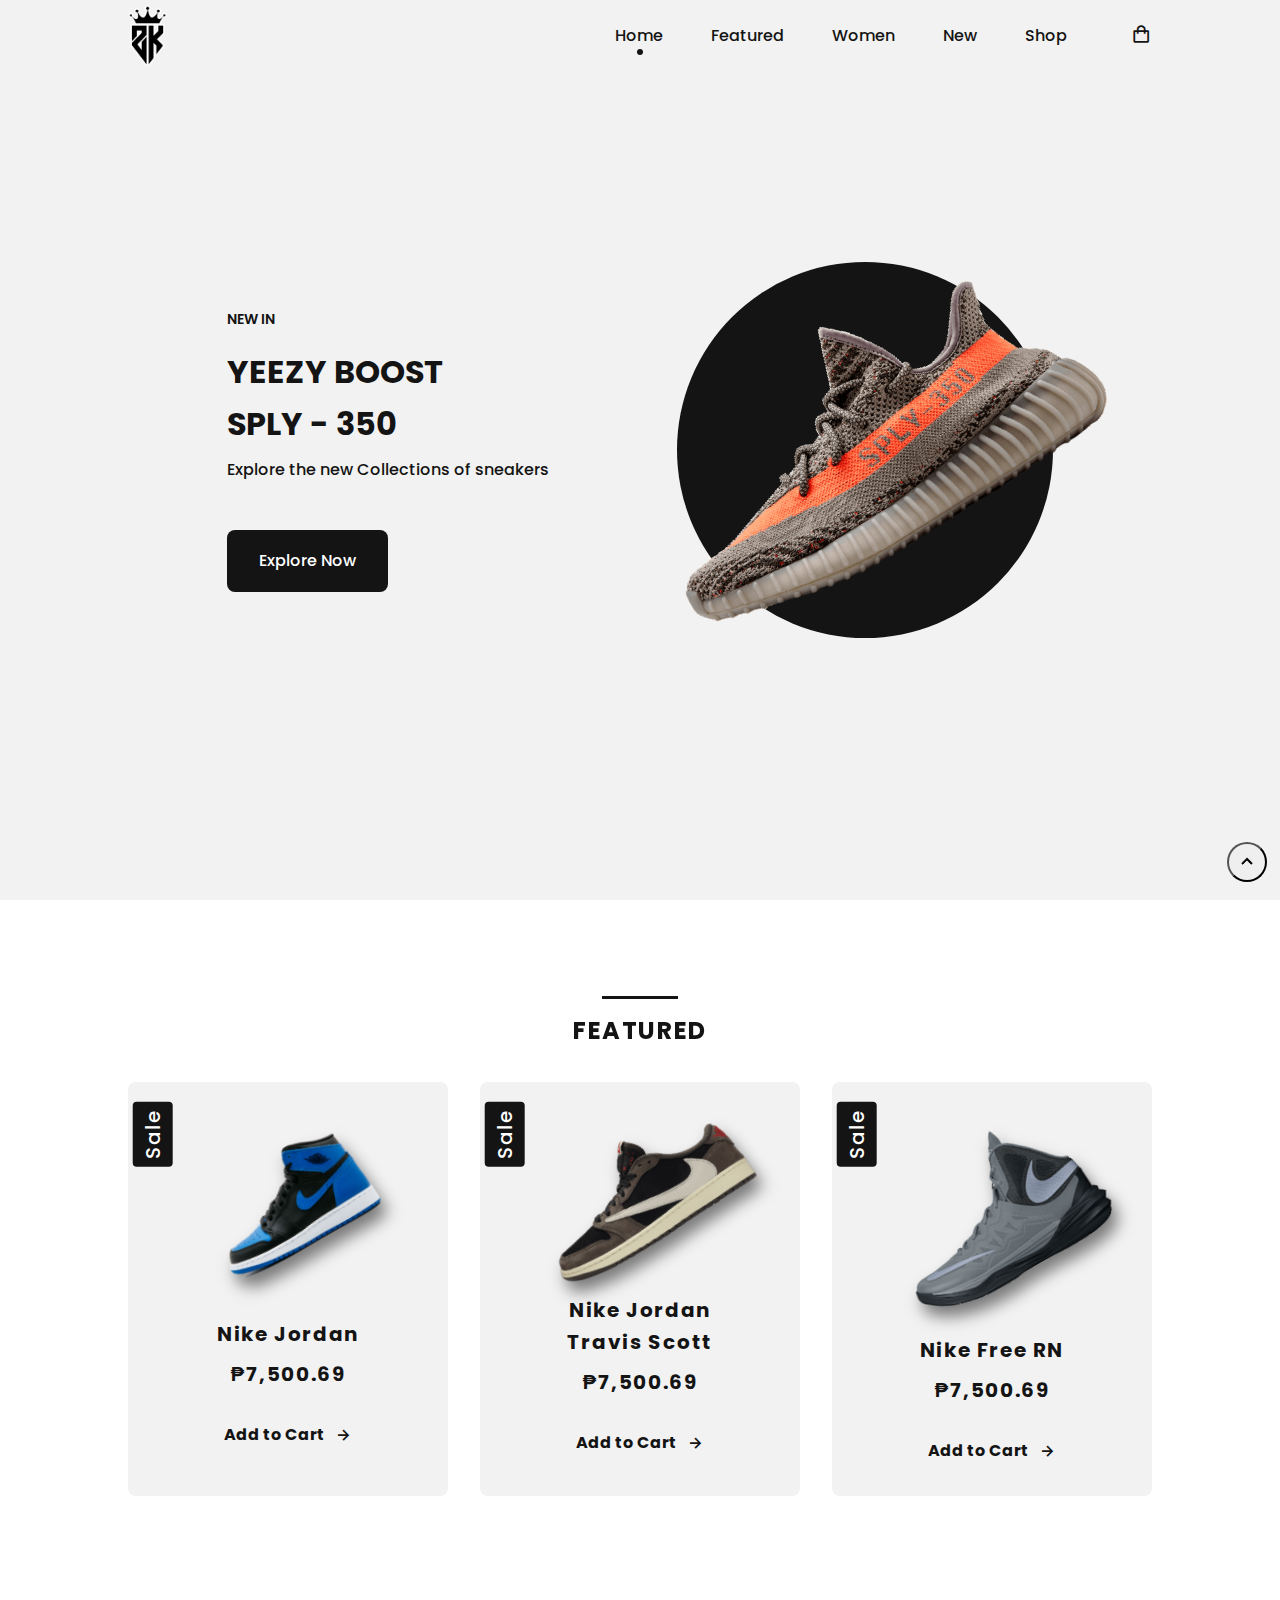
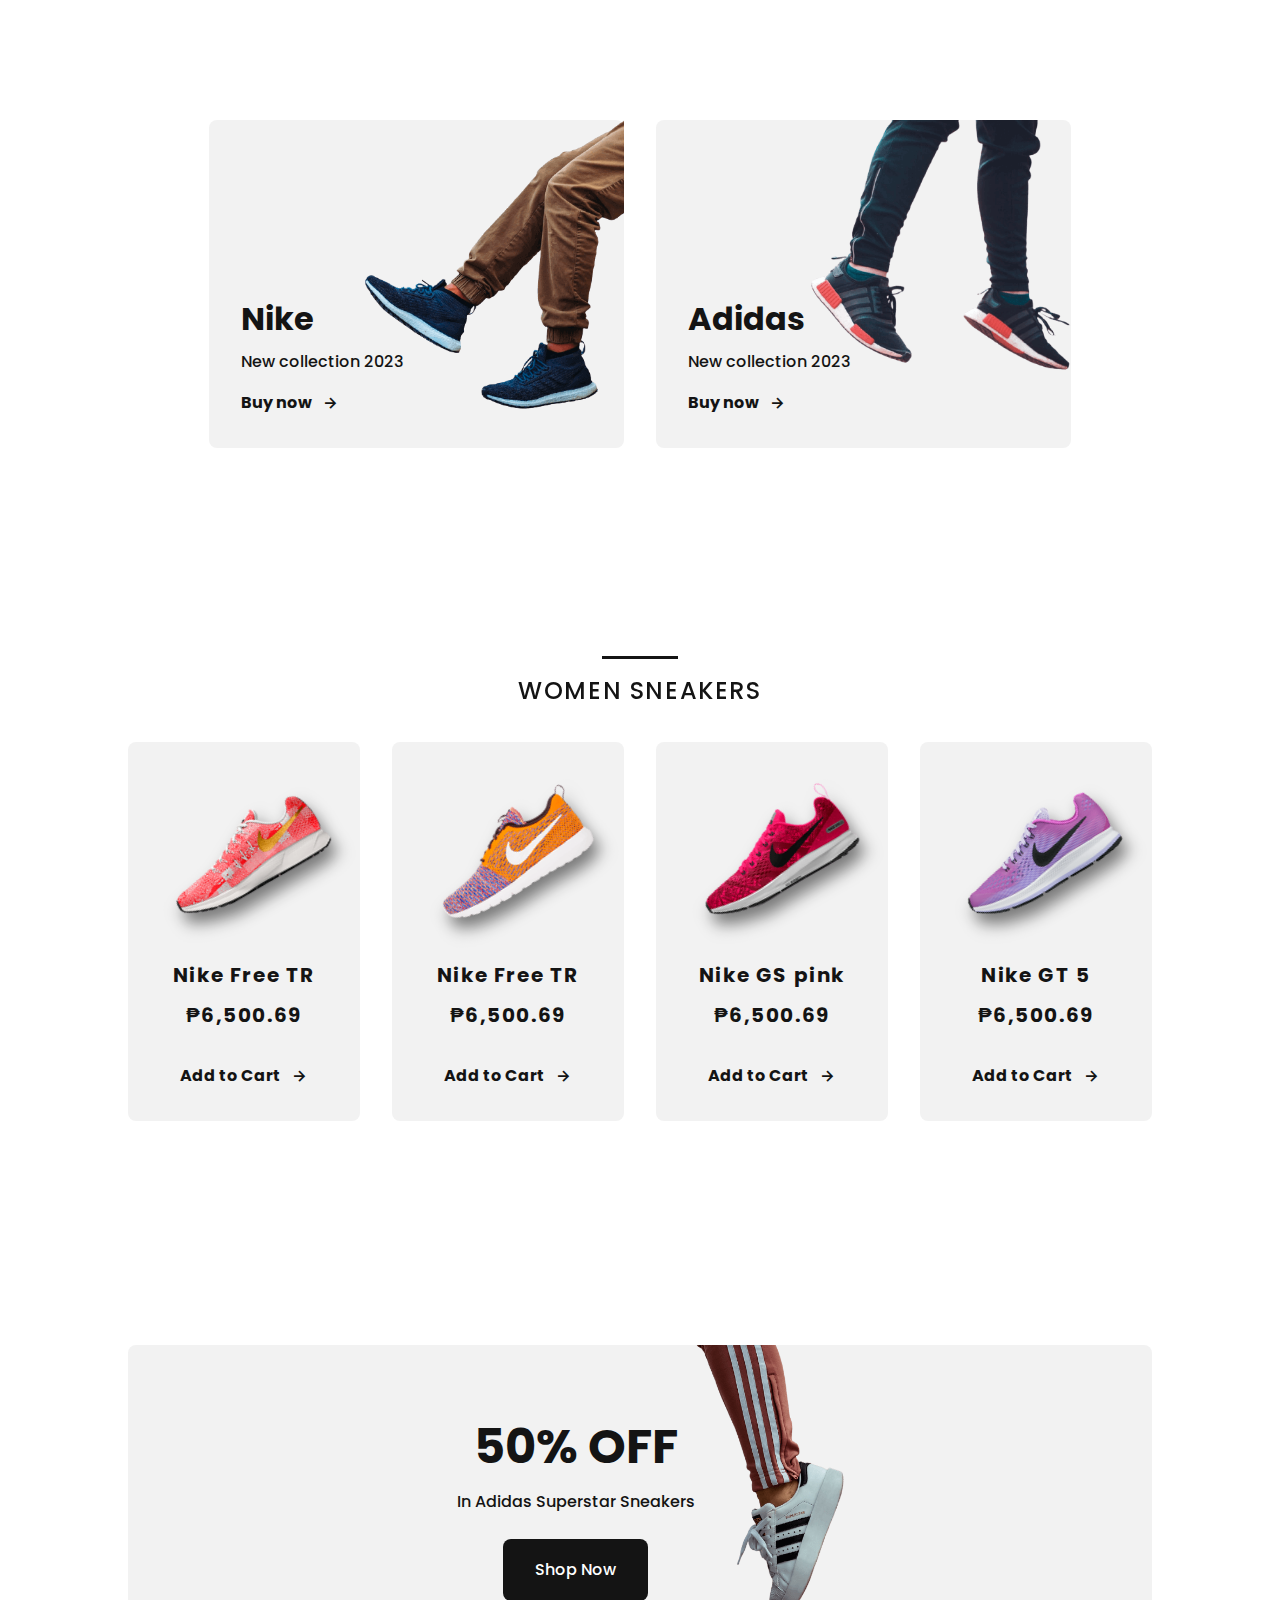
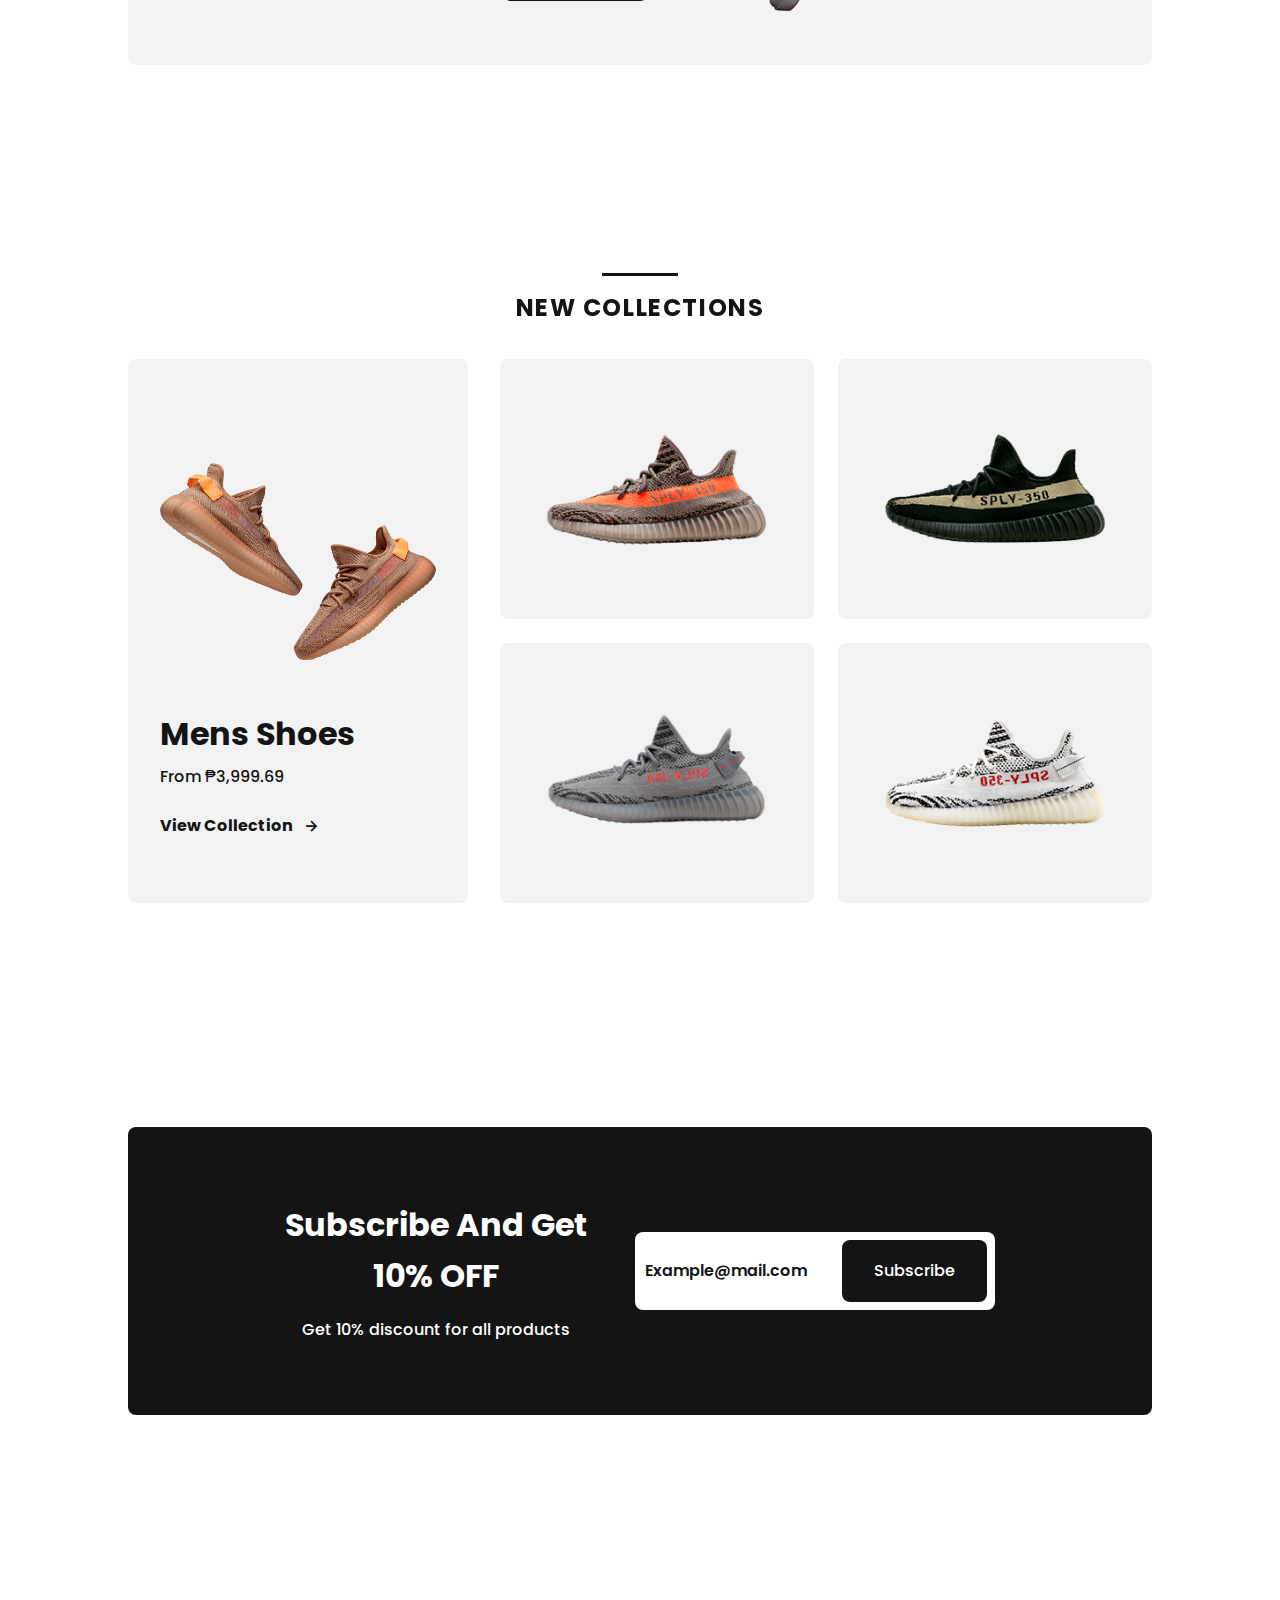
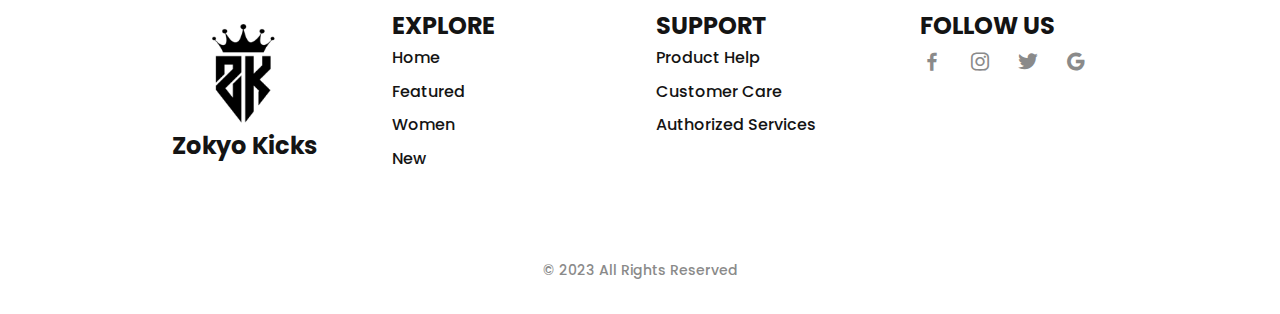
<file: index.html>
<!DOCTYPE html>
<html lang="en">
  <head>
    <meta charset="UTF-8" />
    <meta name="viewport" content="width=device-width, initial-scale=1.0" />

    <!--CSS-->
    <link rel="stylesheet" href="assets/css/style.css" />

    <!--Boxicons-->
    <link rel="shortcut icon" href="logo.png" type="image/x-icon" />
    <link
      rel="stylesheet"
      href="https://cdn.jsdelivr.net/npm/boxicons@2.0.5/css/boxicons.min.css"
    />

    <title>Zokyo Kicks</title>
  </head>
  <body>
    <!-- Arrow to top -->
    <button id="goToTop" onclick="topFunction()">
      <img
        alt="Arrow to top"
        src="[data-uri]"
      />
    </button>
    <!--HEADER-->
    <header class="l-header" id="header">
      <nav class="nav bd-grid">
        <div class="nav__toggle" id="nav-toggle">
          <i class="bx bxs-grid"></i>
        </div>

        <a href="#" class="nav__logo"><img src="logo.png" alt="" /></a>

        <div class="nav__menu" id="nav-menu">
          <ul class="nav__list">
            <li class="nav__item">
              <a href="#home" class="nav__link active">Home</a>
            </li>

            <li class="nav__item">
              <a href="#featured" class="nav__link">Featured</a>
            </li>

            <li class="nav__item">
              <a href="#women" class="nav__link">Women</a>
            </li>

            <li class="nav__item">
              <a href="#new" class="nav__link">New</a>
            </li>

            <li class="nav__item">
              <a href="./shop.html" class="nav__link">Shop</a>
            </li>
          </ul>
        </div>

        <div class="nav__shop">
          <i class="bx bx-shopping-bag"></i>
        </div>
      </nav>
    </header>

    <!--MAIN-->
    <main class="l-main">
      <!--Home-->
      <section class="home" id="home">
        <div class="home__container bd-grid">
          <div class="home__hero">
            <div class="home__shape"></div>
            <img src="assets/img/imghome.png" alt="sneaker" class="home__img" />
          </div>

          <div class="home__data">
            <span class="home__new">New in</span>
            <h1 class="home__title">
              YEEZY BOOST <br />
              SPLY - 350
            </h1>
            <p class="home__description">
              Explore the new Collections of sneakers
            </p>
            <a href="./details.html" class="btn">Explore Now</a>
          </div>
        </div>
      </section>

      <!--Featured-->
      <section class="featured section" id="featured">
        <h2 class="section-title">Featured</h2>

        <div class="featured__container bd-grid">
          <article class="sneaker">
            <div class="sneaker__sale">Sale</div>
            <img
              src="assets/img/featured1.png"
              alt="featured1"
              class="sneaker__img"
            />
            <span class="sneaker__name">Nike Jordan</span>
            <span class="sneaker__price">₱7,500.69</span>
            <a href="#" class="btn-light"
              >Add to Cart <i class="bx bx-right-arrow-alt btn-icon"></i
            ></a>
          </article>

          <article class="sneaker">
            <div class="sneaker__sale">Sale</div>
            <img
              src="assets/img/featured2.png"
              alt="featured2"
              class="sneaker__img"
            />
            <span class="sneaker__name" style="text-align: center"
              >Nike Jordan <br />
              Travis Scott</span
            >
            <span class="sneaker__price">₱7,500.69</span>
            <a href="#" class="btn-light"
              >Add to Cart <i class="bx bx-right-arrow-alt btn-icon"></i
            ></a>
          </article>

          <article class="sneaker">
            <div class="sneaker__sale">Sale</div>
            <img
              src="assets/img/featured3.png"
              alt="featured3"
              class="sneaker__img"
            />
            <span class="sneaker__name">Nike Free RN</span>
            <span class="sneaker__price">₱7,500.69</span>
            <a href="#" class="btn-light"
              >Add to Cart <i class="bx bx-right-arrow-alt btn-icon"></i
            ></a>
          </article>
        </div>
      </section>

      <!--Collections-->
      <section class="collection section">
        <div class="collection__container bd-grid">
          <div class="collection__card">
            <div class="collection__data">
              <h3 class="collection__name">Nike</h3>
              <p class="collection__description">New collection 2023</p>
              <a href="#" class="btn-light"
                >Buy now <i class="bx bx-right-arrow-alt btn-icon"></i
              ></a>
            </div>

            <img
              src="assets/img/collection1.png"
              alt="collection1"
              class="collection__img"
            />
          </div>

          <div class="collection__card">
            <div class="collection__data">
              <h3 class="collection__name">Adidas</h3>
              <p class="collection__description">New collection 2023</p>
              <a href="#" class="btn-light"
                >Buy now <i class="bx bx-right-arrow-alt btn-icon"></i
              ></a>
            </div>

            <img
              src="assets/img/collection2.png"
              alt="collection2"
              class="collection__img"
            />
          </div>
        </div>
      </section>

      <!--Women-->
      <section class="women section" id="women">
        <div class="section-title">WOMEN SNEAKERS</div>

        <div class="women__container bd-grid">
          <article class="sneaker">
            <img
              src="assets/img/women1.png"
              alt="women1"
              class="sneaker__img"
            />
            <span class="sneaker__name">Nike Free TR</span>
            <span class="sneaker__price">₱6,500.69</span>
            <a href="#" class="btn-light"
              >Add to Cart <i class="bx bx-right-arrow-alt btn-icon"></i
            ></a>
          </article>

          <article class="sneaker">
            <img
              src="assets/img/women2.png"
              alt="women2"
              class="sneaker__img"
            />
            <span class="sneaker__name">Nike Free TR</span>
            <span class="sneaker__price">₱6,500.69</span>
            <a href="#" class="btn-light"
              >Add to Cart <i class="bx bx-right-arrow-alt btn-icon"></i
            ></a>
          </article>

          <article class="sneaker">
            <img
              src="assets/img/women3.png"
              alt="women3"
              class="sneaker__img"
            />
            <span class="sneaker__name">Nike GS pink</span>
            <span class="sneaker__price">₱6,500.69</span>
            <a href="#" class="btn-light"
              >Add to Cart <i class="bx bx-right-arrow-alt btn-icon"></i
            ></a>
          </article>

          <article class="sneaker">
            <img
              src="assets/img/women4.png"
              alt="women4"
              class="sneaker__img"
            />
            <span class="sneaker__name">Nike GT 5</span>
            <span class="sneaker__price">₱6,500.69</span>
            <a href="#" class="btn-light"
              >Add to Cart <i class="bx bx-right-arrow-alt btn-icon"></i
            ></a>
          </article>
        </div>
      </section>

      <!--Offer-->
      <section class="offer section">
        <div class="offer__container bd-grid">
          <div class="offer__data">
            <h3 class="offer__title">50% OFF</h3>
            <p class="offer__description">In Adidas Superstar Sneakers</p>
            <a href="#" class="btn">Shop Now</a>
          </div>

          <img src="assets/img/offert.png" alt="offer" class="offer__img" />
        </div>
      </section>

      <!--New Collection-->
      <section class="new section" id="new">
        <h2 class="section-title">NEW COLLECTIONS</h2>

        <div class="new__container bd-grid">
          <div class="new__mens">
            <img src="assets/img/new1-1.png" alt="new1" class="new__mens-img" />
            <h3 class="new__title">Mens Shoes</h3>
            <span class="new__price">From ₱3,999.69</span>
            <a href="#" class="btn-light"
              >View Collection <i class="bx bx-right-arrow-alt btn-icon"></i
            ></a>
          </div>

          <div class="new__sneaker">
            <div class="new__sneaker-card">
              <img
                src="assets/img/new2-1.png"
                alt="new2"
                class="new__sneaker-img"
              />
              <div class="new__sneaker-overlay">
                <a href="#" class="btn">Add to Cart</a>
              </div>
            </div>

            <div class="new__sneaker-card">
              <img
                src="assets/img/new3-1.png"
                alt="new3"
                class="new__sneaker-img"
              />
              <div class="new__sneaker-overlay">
                <a href="#" class="btn">Add to Cart</a>
              </div>
            </div>

            <div class="new__sneaker-card">
              <img
                src="assets/img/new4-1.png"
                alt="new4"
                class="new__sneaker-img"
              />
              <div class="new__sneaker-overlay">
                <a href="#" class="btn">Add to Cart</a>
              </div>
            </div>

            <div class="new__sneaker-card">
              <img
                src="assets/img/new5-1.png"
                alt="new5"
                class="new__sneaker-img"
              />
              <div class="new__sneaker-overlay">
                <a href="#" class="btn">Add to Cart</a>
              </div>
            </div>
          </div>
        </div>
      </section>

      <!--Newsletter-->
      <section class="newsletter section">
        <div class="newsletter__container bd-grid">
          <div>
            <h3 class="newsletter__title">
              Subscribe And Get <br />
              10% OFF
            </h3>
            <p class="newsletter__description">
              Get 10% discount for all products
            </p>
          </div>

          <form action="" class="newsletter__subscribe">
            <input
              type="text"
              placeholder="Example@mail.com"
              class="newsletter__input"
            />
            <a href="#" class="btn">Subscribe</a>
          </form>
        </div>
      </section>
    </main>

    <!--Footer-->
    <footer class="footer">
      <div class="footer__container bd-grid">
        <div class="footer__box" id="footer-logo">
          <img src="logo.png" alt="" />
          <h3 class="footer__title">Zokyo Kicks</h3>
        </div>

        <div class="footer__box">
          <h3 class="footer__title">EXPLORE</h3>
          <ul>
            <li><a href="#home" class="footer__link">Home</a></li>
            <li><a href="#featured" class="footer__link">Featured</a></li>
            <li><a href="#women" class="footer__link">Women</a></li>
            <li><a href="#new" class="footer__link">New</a></li>
          </ul>
        </div>

        <div class="footer__box">
          <h3 class="footer__title">SUPPORT</h3>
          <ul>
            <li><a href="#" class="footer__link">Product Help</a></li>
            <li><a href="#" class="footer__link">Customer Care</a></li>
            <li><a href="#" class="footer__link">Authorized Services</a></li>
          </ul>
        </div>

        <div class="footer__box">
          <h3 class="footer__title">FOLLOW US</h3>
          <a href="#" class="footer__social"><i class="bx bxl-facebook"></i></a>
          <a href="#" class="footer__social"
            ><i class="bx bxl-instagram"></i
          ></a>
          <a href="#" class="footer__social"><i class="bx bxl-twitter"></i></a>
          <a href="#" class="footer__social"><i class="bx bxl-google"></i></a>
        </div>
      </div>

      <p class="footer__copy">&#169; 2023 All Rights Reserved</p>
    </footer>

    <!--JS-->
    <script src="assets/js/main.js"></script>
  </body>
</html>
</file>
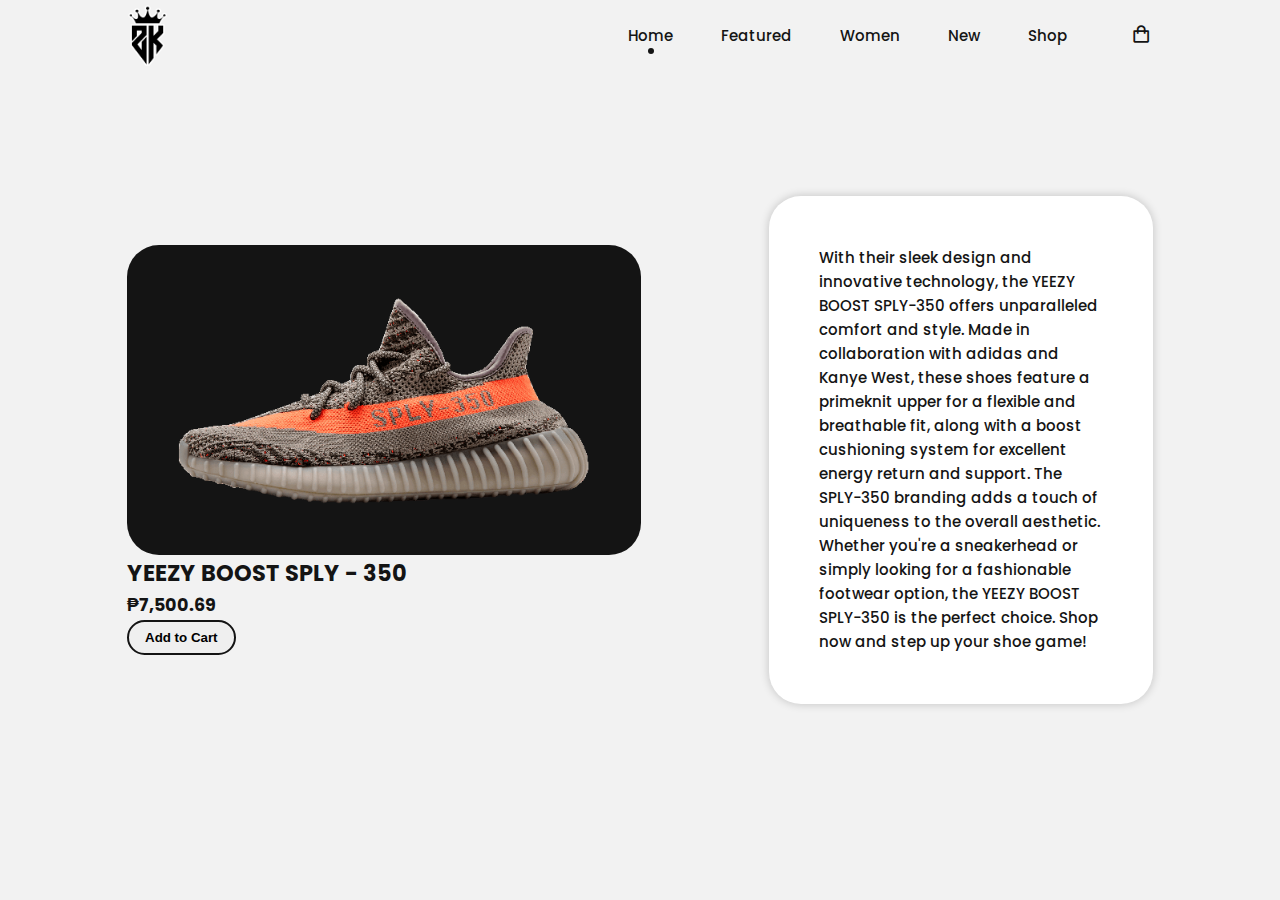
<file: details.html>
<!DOCTYPE html>
<html lang="en">
  <head>
    <meta charset="UTF-8" />
    <meta http-equiv="X-UA-Compatible" content="IE=edge" />
    <meta name="viewport" content="width=device-width, initial-scale=1.0" />
    <link rel="stylesheet" href="assets/css/style.css" />
    <link rel="stylesheet" href="assets/css/details.css" />
    <link rel="shortcut icon" href="logo.png" type="image/x-icon" />
    <link
      rel="stylesheet"
      href="https://cdn.jsdelivr.net/npm/boxicons@2.0.5/css/boxicons.min.css"
    />
    <title>Zokyo Kicks</title>
  </head>
  <body id="detailsBody">
    <header class="l-header" id="header">
      <nav class="nav bd-grid">
        <div class="nav__toggle" id="nav-toggle">
          <i class="bx bxs-grid"></i>
        </div>

        <a href="#" class="nav__logo"><img src="logo.png" alt="" /></a>

        <div class="nav__menu" id="nav-menu">
          <ul class="nav__list">
            <li class="nav__item">
              <a href="index.html" class="nav__link active">Home</a>
            </li>

            <li class="nav__item">
              <a href="#featured" class="nav__link">Featured</a>
            </li>

            <li class="nav__item">
              <a href="#women" class="nav__link">Women</a>
            </li>

            <li class="nav__item">
              <a href="#new" class="nav__link">New</a>
            </li>

            <li class="nav__item">
              <a href="./shop.html" class="nav__link">Shop</a>
            </li>
          </ul>
        </div>

        <div class="nav__shop">
          <i class="bx bx-shopping-bag"></i>
        </div>
      </nav>
    </header>
    <div id="detailsContainer">
      <div id="imgDiv">
        <div id="imgContainer">
          <img src="./assets/img/imghome.png" alt="" />
        </div>
        <h2>YEEZY BOOST SPLY - 350</h2>
        <h3>₱7,500.69</h3>
        <button id="addToCart">Add to Cart</button>
      </div>
      <div id="textContainer">
        <p>
          With their sleek design and innovative technology, the YEEZY BOOST
          SPLY-350 offers unparalleled comfort and style. Made in collaboration
          with adidas and Kanye West, these shoes feature a primeknit upper for
          a flexible and breathable fit, along with a boost cushioning system
          for excellent energy return and support. The SPLY-350 branding adds a
          touch of uniqueness to the overall aesthetic. Whether you're a
          sneakerhead or simply looking for a fashionable footwear option, the
          YEEZY BOOST SPLY-350 is the perfect choice. Shop now and step up your
          shoe game!
        </p>
      </div>
    </div>
  </body>
</html>
</file>
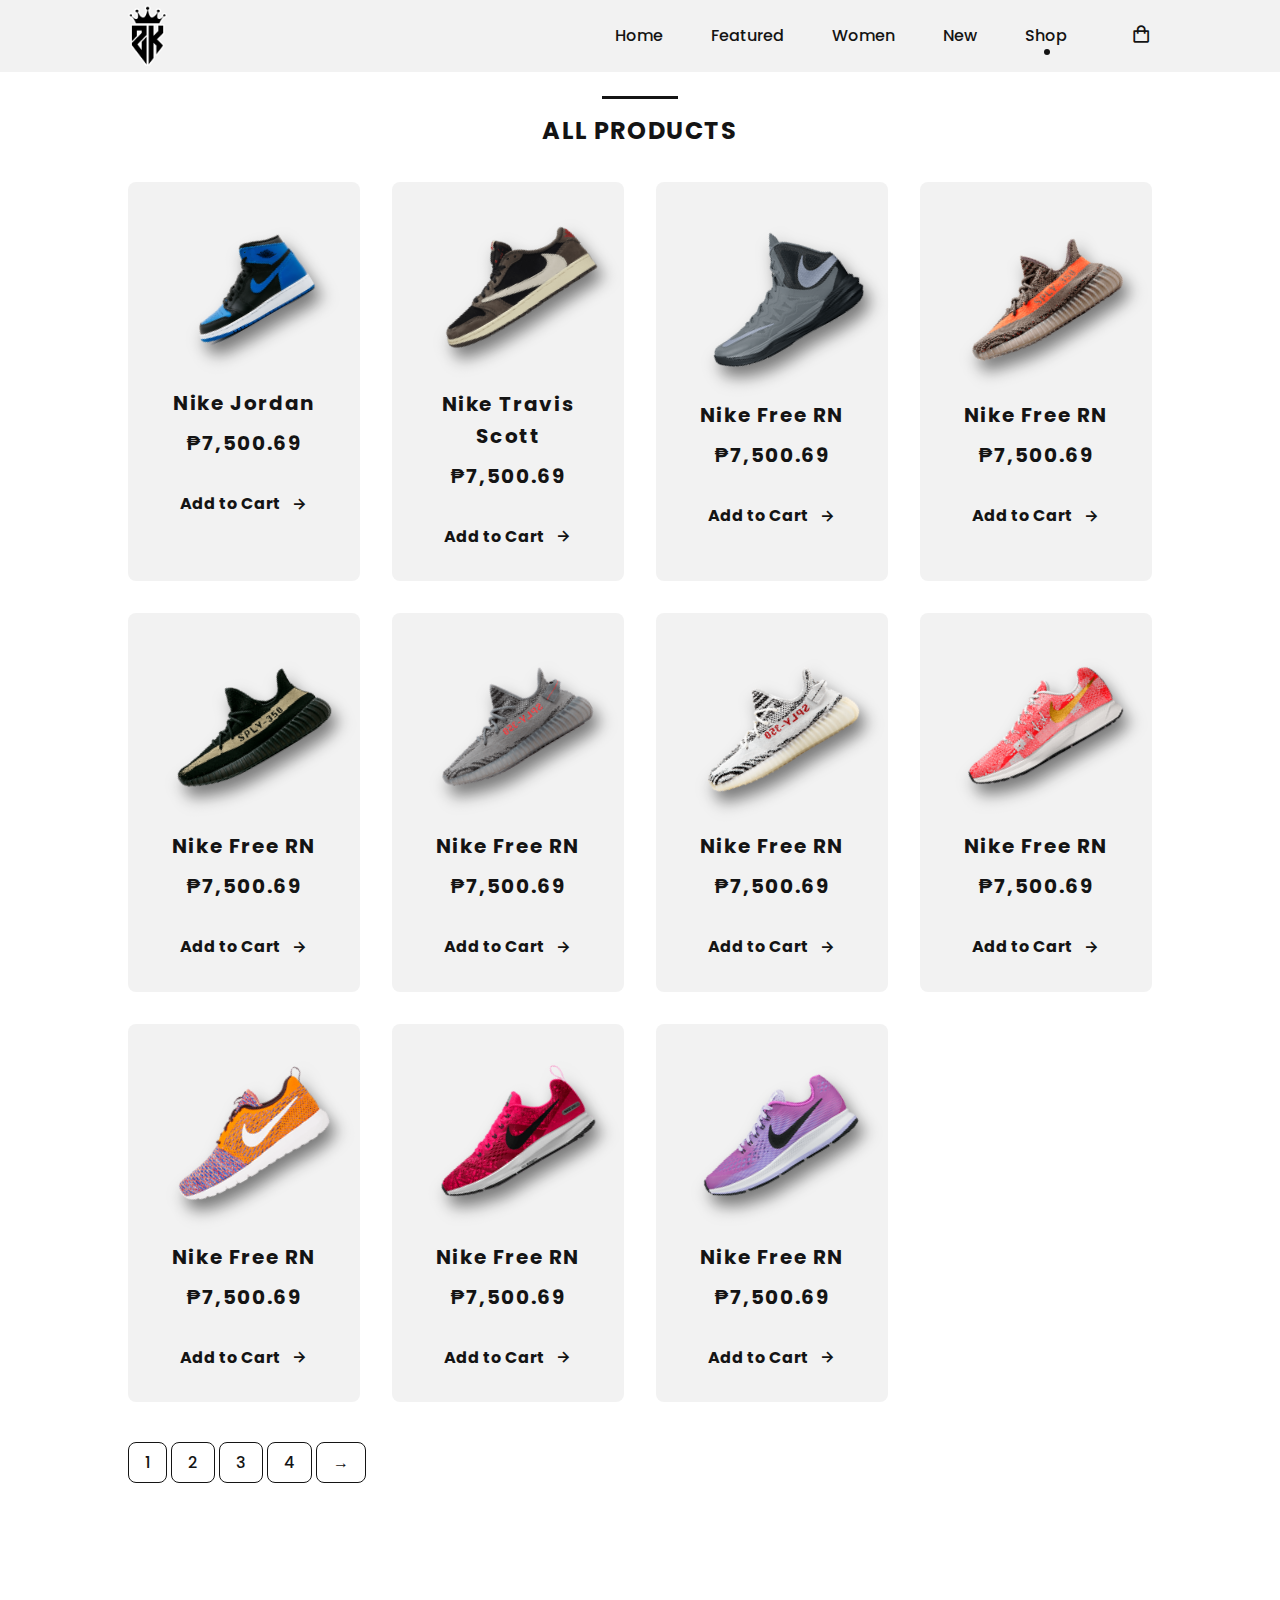
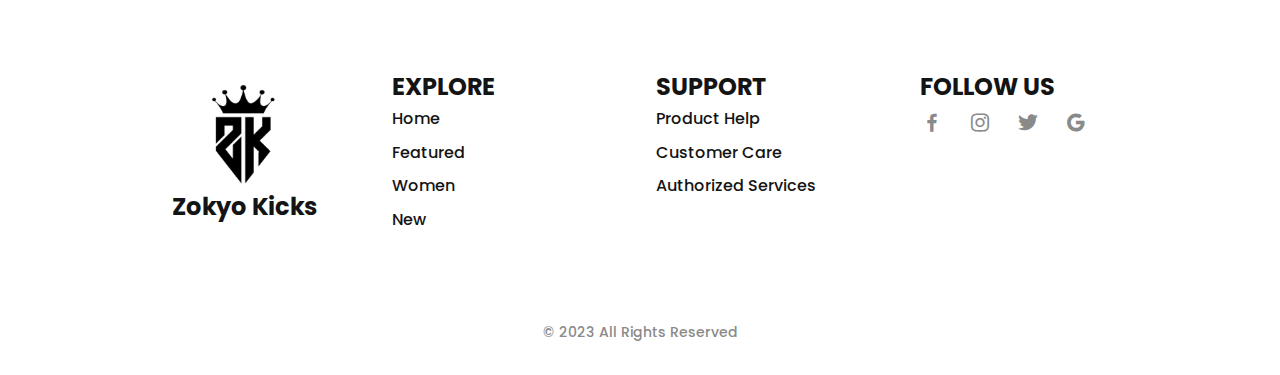
<file: shop.html>
<!DOCTYPE html>
<html lang="en">
  <head>
    <meta charset="UTF-8" />
    <meta name="viewport" content="width=device-width, initial-scale=1.0" />

    <!--CSS-->
    <link rel="stylesheet" href="assets/css/style.css" />

    <link rel="shortcut icon" href="logo.png" type="image/x-icon" />
    <!--Boxicons-->
    <link
      rel="stylesheet"
      href="https://cdn.jsdelivr.net/npm/boxicons@2.0.5/css/boxicons.min.css"
    />

    <title>Zokyo Kicks</title>
  </head>
  <body>
    <!--HEADER-->
    <header class="l-header" id="header">
      <nav class="nav bd-grid">
        <div class="nav__toggle" id="nav-toggle">
          <i class="bx bxs-grid"></i>
        </div>

        <a href="#" class="nav__logo"><img src="logo.png" alt="" /></a>

        <div class="nav__menu" id="nav-menu">
          <ul class="nav__list">
            <li class="nav__item">
              <a href="index.html" class="nav__link">Home</a>
            </li>

            <li class="nav__item">
              <a href="index.html#featured" class="nav__link">Featured</a>
            </li>

            <li class="nav__item">
              <a href="index.html#women" class="nav__link">Women</a>
            </li>

            <li class="nav__item">
              <a href="index.html#new" class="nav__link">New</a>
            </li>

            <li class="nav__item">
              <a href="#shop" class="nav__link active">Shop</a>
            </li>
          </ul>
        </div>

        <div class="nav__shop">
          <i class="bx bx-shopping-bag"></i>
        </div>
      </nav>
    </header>

    <!--MAIN-->
    <main class="l-main">
      <!--All Products-->
      <section class="featured section" id="shop">
        <h2 class="section-title">All Products</h2>

        <div class="featured__container bd-grid">
          <article class="sneaker">
            <img
              src="assets/img/featured1.png"
              alt="featured1"
              class="sneaker__img"
            />
            <span class="sneaker__name">Nike Jordan</span>
            <span class="sneaker__price">₱7,500.69</span>
            <a href="#" class="btn-light"
              >Add to Cart <i class="bx bx-right-arrow-alt btn-icon"></i
            ></a>
          </article>

          <article class="sneaker">
            <img
              src="assets/img/featured2.png"
              alt="featured2"
              class="sneaker__img"
              style="margin-bottom: 40%"
            />
            <span class="sneaker__name" style="text-align: center"
              >Nike Travis Scott</span
            >
            <span class="sneaker__price">₱7,500.69</span>
            <a href="#" class="btn-light"
              >Add to Cart <i class="bx bx-right-arrow-alt btn-icon"></i
            ></a>
          </article>

          <article class="sneaker">
            <img
              src="assets/img/featured3.png"
              alt="featured3"
              class="sneaker__img"
            />
            <span class="sneaker__name">Nike Free RN</span>
            <span class="sneaker__price">₱7,500.69</span>
            <a href="#" class="btn-light"
              >Add to Cart <i class="bx bx-right-arrow-alt btn-icon"></i
            ></a>
          </article>

          <article class="sneaker">
            <img
              src="assets/img/new2-1.png"
              alt="featured3"
              class="sneaker__img"
            />
            <span class="sneaker__name">Nike Free RN</span>
            <span class="sneaker__price">₱7,500.69</span>
            <a href="#" class="btn-light"
              >Add to Cart <i class="bx bx-right-arrow-alt btn-icon"></i
            ></a>
          </article>

          <article class="sneaker">
            <img
              src="assets/img/new3-1.png"
              alt="featured3"
              class="sneaker__img"
            />
            <span class="sneaker__name">Nike Free RN</span>
            <span class="sneaker__price">₱7,500.69</span>
            <a href="#" class="btn-light"
              >Add to Cart <i class="bx bx-right-arrow-alt btn-icon"></i
            ></a>
          </article>

          <article class="sneaker">
            <img
              src="assets/img/new4-1.png"
              alt="featured3"
              class="sneaker__img"
            />
            <span class="sneaker__name">Nike Free RN</span>
            <span class="sneaker__price">₱7,500.69</span>
            <a href="#" class="btn-light"
              >Add to Cart <i class="bx bx-right-arrow-alt btn-icon"></i
            ></a>
          </article>

          <article class="sneaker">
            <img
              src="assets/img/new5-1.png"
              alt="featured3"
              class="sneaker__img"
            />
            <span class="sneaker__name">Nike Free RN</span>
            <span class="sneaker__price">₱7,500.69</span>
            <a href="#" class="btn-light"
              >Add to Cart <i class="bx bx-right-arrow-alt btn-icon"></i
            ></a>
          </article>

          <article class="sneaker">
            <img
              src="assets/img/women1.png"
              alt="featured3"
              class="sneaker__img"
            />
            <span class="sneaker__name">Nike Free RN</span>
            <span class="sneaker__price">₱7,500.69</span>
            <a href="#" class="btn-light"
              >Add to Cart <i class="bx bx-right-arrow-alt btn-icon"></i
            ></a>
          </article>

          <article class="sneaker">
            <img
              src="assets/img/women2.png"
              alt="featured3"
              class="sneaker__img"
            />
            <span class="sneaker__name">Nike Free RN</span>
            <span class="sneaker__price">₱7,500.69</span>
            <a href="#" class="btn-light"
              >Add to Cart <i class="bx bx-right-arrow-alt btn-icon"></i
            ></a>
          </article>

          <article class="sneaker">
            <img
              src="assets/img/women3.png"
              alt="featured3"
              class="sneaker__img"
            />
            <span class="sneaker__name">Nike Free RN</span>
            <span class="sneaker__price">₱7,500.69</span>
            <a href="#" class="btn-light"
              >Add to Cart <i class="bx bx-right-arrow-alt btn-icon"></i
            ></a>
          </article>

          <article class="sneaker">
            <img
              src="assets/img/women4.png"
              alt="featured3"
              class="sneaker__img"
            />
            <span class="sneaker__name">Nike Free RN</span>
            <span class="sneaker__price">₱7,500.69</span>
            <a href="#" class="btn-light"
              >Add to Cart <i class="bx bx-right-arrow-alt btn-icon"></i
            ></a>
          </article>
        </div>

        <div class="sneaker__pages bd-grid">
          <div>
            <span class="sneaker__pag">1</span>
            <span class="sneaker__pag">2</span>
            <span class="sneaker__pag">3</span>
            <span class="sneaker__pag">4</span>
            <span class="sneaker__pag">&#8594;</span>
          </div>
        </div>
      </section>
    </main>

    <!--Footer-->
    <footer class="footer">
      <div class="footer__container bd-grid">
        <div class="footer__box" id="footer-logo">
          <img src="logo.png" alt="" />
          <h3 class="footer__title">Zokyo Kicks</h3>
        </div>

        <div class="footer__box">
          <h3 class="footer__title">EXPLORE</h3>
          <ul>
            <li><a href="#home" class="footer__link">Home</a></li>
            <li><a href="#featured" class="footer__link">Featured</a></li>
            <li><a href="#women" class="footer__link">Women</a></li>
            <li><a href="#new" class="footer__link">New</a></li>
          </ul>
        </div>

        <div class="footer__box">
          <h3 class="footer__title">SUPPORT</h3>
          <ul>
            <li><a href="#" class="footer__link">Product Help</a></li>
            <li><a href="#" class="footer__link">Customer Care</a></li>
            <li><a href="#" class="footer__link">Authorized Services</a></li>
          </ul>
        </div>

        <div class="footer__box">
          <h3 class="footer__title">FOLLOW US</h3>
          <a href="#" class="footer__social"><i class="bx bxl-facebook"></i></a>
          <a href="#" class="footer__social"
            ><i class="bx bxl-instagram"></i
          ></a>
          <a href="#" class="footer__social"><i class="bx bxl-twitter"></i></a>
          <a href="#" class="footer__social"><i class="bx bxl-google"></i></a>
        </div>
      </div>

      <p class="footer__copy">&#169; 2023 All Rights Reserved</p>
    </footer>

    <!--JS-->
    <script src="assets/js/main.js"></script>
  </body>
</html>
</file>
<file: assets/css/style.css>
/* Google Fonts */
@import url("https://fonts.googleapis.com/css2?family=Poppins:wght@400;500;600;700&display=swap");

/* Vairables */
:root {
  /* Mobile */
  --header-height: 3rem;

  /* Font Weight */
  --font-medium: 500;
  --font-semi-bold: 600;
  --font-bold: 700;

  /* Colors */
  --main-color: #fe6d46;
  --dark-color: #141414;
  --dark-gray: #8a8a8a;
  --light-color: #f2f2f2;
  --white-color: #fff;

  /* Font Family and Size */
  --body-font: "Poppins", sans-serif;
  --small-font-size: 0.813rem;
  --normal-font-size: 0.938rem;
  --big-font-size: 1.25rem;
  --bigger-font-size: 1.5rem;
  --biggest-font-size: 2rem;
  --h2-font-size: 1.25rem;

  /* Margins */
  --mb-1: 0.5rem;
  --mb-2: 1rem;
  --mb-3: 1.5rem;
  --mb-4: 2rem;
  --mb-5: 2.5rem;
  --mb-6: 3rem;

  /* Z-index */
  --z-fixed: 100;

  /* Rotate img */
  --rotate-img: rotate(-30deg);
}

@media screen and (min-width: 768px) {
  /* Descktop */
  :root {
    --small-font-size: 0.875rem;
    --normal-font-size: 1rem;
    --big-font-size: 1.5rem;
    --bigger-font-size: 2rem;
    --biggest-font-size: 3rem;
  }
}

/* BASE */
*,
::before,
::after {
  box-sizing: border-box;
}

html {
  scroll-behavior: smooth;
}

body {
  margin: var(--header-height) 0 0 0;
  font-family: var(--body-font);
  font-size: var(--normal-font-size);
  font-weight: var(--font-medium);
  color: var(--dark-color);
  line-height: 1.6;
  position: relative;
}

h1,
h2,
h3,
p,
ul {
  margin: 0;
}

ul {
  padding: 0;
  list-style: none;
}

a {
  text-decoration: none;
  color: var(--dark-color);
}

img {
  max-width: 100%;
  height: auto;
  display: block;
}

/* Class Css */
.section {
  padding: 5rem 0 2rem;
}

.section-title {
  position: relative;
  font-size: var(--big-font-size);
  margin-bottom: var(--mb-4);
  text-align: center;
  letter-spacing: 0.1rem;
  text-transform: uppercase;
}

.section-title::after {
  content: "";
  position: absolute;
  width: 56px;
  height: 0.18rem;
  top: -1rem;
  left: 0;
  right: 0;
  margin: auto;
  background-color: var(--dark-color);
}

/* Buttons */
.btn {
  display: inline-block;
  background-color: var(--dark-color);
  color: var(--white-color);
  padding: 1.125rem 2rem;
  font-weight: var(--font-medium);
  border-radius: 0.5rem;
  transition: 0.3s;
}

.btn:hover {
  transform: translateY(-0.25rem);
}

.btn-light {
  display: inline-flex;
  color: var(--dark-color);
  font-weight: var(--font-bold);
  align-items: center;
}

.btn-icon {
  font-size: 1.25rem;
  margin-left: var(--mb-1);
  transition: 0.3s;
}

.btn-light:hover .btn-icon {
  transform: translateX(0.25rem);
}

/* Layout */
.l-header {
  width: 100%;
  position: fixed;
  top: 0;
  left: 0;
  z-index: var(--z-fixed);
  background-color: var(--light-color);
}

.bd-grid {
  max-width: 1024px;
  display: grid;
  grid-template-columns: 100%;
  column-gap: 2rem;
  width: calc(100% - 2rem);
  margin-left: var(--mb-2);
  margin-right: var(--mb-2);
}

/* Nav */
.nav {
  height: var(--header-height);
  display: flex;
  justify-content: space-between;
  align-items: center;
}

@media screen and (max-width: 768px) {
  .nav__menu {
    position: fixed;
    top: var(--header-height);
    left: -100%;
    width: 70%;
    height: 100vh;
    padding: 2rem;
    background-color: var(--white-color);
    transition: 0.5s;
  }
}

.nav__item {
  margin-bottom: var(--mb-4);
}

.nav__logo {
  font-weight: var(--font-semi-bold);
}

.nav__logo span {
  color: var(--main-color);
}
.nav__logo img {
  width: 40px;
  margin-right: var(--mb-1);
}
.nav__toggle,
.nav__shop {
  font-size: 1.3rem;
  cursor: pointer;
}

/* Show Menu */
.show {
  left: 0;
}

/* Active Link */
.active {
  position: relative;
}

.active::before {
  content: "";
  position: absolute;
  bottom: -0.5rem;
  left: 45%;
  width: 6px;
  height: 6px;
  background-color: var(--dark-color);
  border-radius: 50%;
}

/* Change color Header */
.scroll-header {
  background-color: var(--white-color);
  box-shadow: 0 2px 4px rgba(0, 0, 0, 0.1);
}

/* Home */
.home {
  background-color: var(--light-color);
  overflow: hidden;
}

.home__container {
  height: calc(100vh - var(--header-height));
}

.home__hero {
  position: relative;
  display: flex;
  justify-content: center;
  align-self: center;
}

.home__shape {
  width: 220px;
  height: 220px;
  background-color: var(--dark-color);
  border-radius: 50%;
}

.home__img {
  position: absolute;
  top: 1.5rem;
  max-width: initial;
  width: 275px;
  transform: var(--rotate-img);
}

.home__new {
  display: block;
  font-size: var(--small-font-size);
  font-weight: var(--font-semi-bold);
  margin-bottom: var(--mb-2);
  text-transform: uppercase;
}

.home__title {
  font-size: var(--bigger-font-size);
  margin-bottom: var(--mb-1);
}

.home__description {
  margin-bottom: var(--mb-6);
}

/* Featuerd */
.featured__container {
  row-gap: 2rem;
  grid-template-columns: repeat(auto-fit, minmax(220px, 1fr));
}

.sneaker {
  position: relative;
  display: flex;
  flex-direction: column;
  align-items: center;
  padding: 2rem;
  background-color: var(--light-color);
  border-radius: 0.5rem;
  transition: 0.3s;
}

.sneaker:hover {
  transform: translateY(-0.5rem);
}

.sneaker__sale {
  position: absolute;
  left: -0.5rem;
  background-color: var(--dark-color);
  color: var(--white-color);
  padding: 0.25rem 0.5rem;
  font-size: var(--h2-font-size);
  transform: rotate(-90deg);
  letter-spacing: 0.1rem;
  border-radius: 0.25rem;
}

.sneaker__img {
  width: 220px;
  margin-top: var(--mb-3);
  margin-bottom: var(--mb-6);
  transform: var(--rotate-img);
  filter: drop-shadow(0 12px 8px rgba(0, 0, 0, 0.5));
}

.sneaker__name,
.sneaker__price {
  font-size: var(--h2-font-size);
  letter-spacing: 0.1rem;
  font-weight: var(--font-bold);
}

.sneaker__name {
  margin-bottom: var(--mb-1);
}

.sneaker__price {
  margin-bottom: var(--mb-4);
}

/* Collections */
.collection__container {
  row-gap: 2rem;
  justify-content: center;
}

.collection__card {
  position: relative;
  display: flex;
  height: 328px;
  background-color: var(--light-color);
  padding: 2rem;
  border-radius: 0.5rem;
  transition: 0.3s;
}

.collection__card:hover {
  transform: translateY(-0.5rem);
}

.collection__data {
  align-self: flex-end;
}

.collection__img {
  position: absolute;
  top: 0;
  right: 0;
  width: 230px;
}

.collection__name {
  font-size: var(--bigger-font-size);
  margin-bottom: 0.25rem;
}

.collection__description {
  margin-bottom: var(--mb-2);
}

/* Women */
.women__container {
  row-gap: 2rem;
  grid-template-columns: repeat(auto-fit, minmax(220px, 1fr));
}

/* Offer */
.offer__container {
  grid-template-columns: 55% 45%;
  column-gap: 0;
  background-color: var(--light-color);
  border-radius: 0.5rem;
  justify-content: center;
}

.offer__data {
  padding: 4rem 0 4rem 1.5rem;
}

.offer__title {
  font-size: var(--biggest-font-size);
  margin-bottom: 0.25rem;
}

.offer__description {
  margin-bottom: var(--mb-3);
}

.offer__img {
  width: 153px;
}

/* New Collection */
.new__container {
  row-gap: 2rem;
}

.new__mens {
  display: flex;
  flex-direction: column;
  justify-content: center;
  background-color: var(--light-color);
  border-radius: 0.5rem;
  padding: 2rem;
}

.new__mens-img {
  width: 276px;
  margin-bottom: var(--mb-3);
}

.new__title {
  font-size: var(--bigger-font-size);
  margin-bottom: 0.25rem;
}

.new__price {
  display: block;
  margin-bottom: var(--mb-3);
}

.new__sneaker {
  display: grid;
  gap: 1.5rem;
  grid-template-columns: repeat(auto-fit, minmax(220px, 1fr));
}

.new__sneaker-card {
  position: relative;
  padding: 3.5rem 1.5rem;
  background-color: var(--light-color);
  border-radius: 0.5rem;
  overflow: hidden;
  display: flex;
  justify-content: center;
}

.new__sneaker-img {
  width: 220px;
}

.new__sneaker-overlay {
  position: absolute;
  left: 0;
  bottom: -100%;
  width: 100%;
  height: 100%;
  display: flex;
  justify-content: center;
  align-items: center;
  background-color: rgba(138, 138, 138, 0.3);
  transition: 0.3s;
}

.new__sneaker-card:hover .new__sneaker-overlay {
  bottom: 0;
}

/* Newsletter */
.newsletter__container {
  background-color: var(--dark-color);
  color: var(--white-color);
  padding: 2rem 0.5rem;
  border-radius: 0.5rem;
  text-align: center;
}

.newsletter__title {
  font-size: var(--bigger-font-size);
  margin-bottom: var(--mb-2);
}

.newsletter__description {
  margin-bottom: var(--mb-5);
}

.newsletter__subscribe {
  display: flex;
  column-gap: 0.5rem;
  background-color: var(--white-color);
  padding: 0.5rem;
  border-radius: 0.5rem;
}

.newsletter__input {
  outline: none;
  border: none;
  width: 90%;
  font-size: var(--normal-font-size);
}

.newsletter__input::placeholder {
  color: var(--dark-color);
  font-family: var(--body-font);
  font-size: var(--normal-font-size);
  font-weight: var(--font-semi-bold);
}

/* Shop Page */
.sneaker__pages {
  margin-top: var(--mb-6);
}

.sneaker__pag {
  padding: 0.5rem 1rem;
  border: 1px solid var(--dark-color);
  border-radius: 0.5rem;
  transition: 0.3s;
}

.sneaker__pag:hover {
  background-color: var(--dark-color);
  color: var(--white-color);
}

/* Footer */
.footer {
  padding: 5rem 0 2rem;
}

.footer__container {
  grid-template-columns: repeat(auto-fit, minmax(220px, 1fr));
}

.footer__box {
  margin-bottom: var(--mb-4);
}
#footer-logo {
  display: flex;
  justify-content: center;
  align-items: center;
  flex-direction: column;
}
.footer__box img {
  width: 30%;
}

.footer__title {
  font-size: var(--big-font-size);
}

.footer__link {
  display: block;
  width: max-content;
  margin-bottom: var(--mb-1);
  transition: 0.3s;
}

.footer__link:hover {
  text-decoration: underline;
}

.footer__social {
  font-size: 1.5rem;
  margin-right: 1.25rem;
  color: var(--dark-gray);
  transition: 0.3s;
}

.footer__social:hover {
  color: var(--dark-color);
}

.footer__copy {
  padding-top: 3rem;
  font-size: var(--small-font-size);
  color: var(--dark-gray);
  text-align: center;
  cursor: pointer;
}

.footer__copy:hover {
  color: #141414;
}

#goToTop {
  position: fixed;
  bottom: 2%;
  right: 1%;
  border-radius: 100%;
  aspect-ratio: 1;
  display: grid;
  place-items: center;
  animation: bounce 2s infinite;
}
#goToTop:hover {
  background-color: var(--dark-gray);
  transition: all 0.3s ease;
}
@keyframes bounce {
  0% {
    transform: translateY(0);
  }
  50% {
    transform: translateY(-10px);
  }
  100% {
    transform: translateY(0);
  }
}
/* Media Queries */
@media screen and (min-width: 576px) {
  .collection__container {
    grid-template-columns: 415px;
  }

  .collection__img {
    width: 260px;
  }

  .offer__container {
    grid-template-columns: max-content max-content;
  }

  .offer__data {
    text-align: center;
  }

  .new__mens {
    align-items: center;
  }
}

@media screen and (min-width: 768px) {
  body {
    margin: 0;
  }

  .section {
    padding: 7rem 0;
  }

  .section-title::after {
    width: 76px;
  }

  .nav {
    height: calc(var(--header-height) + 1.5rem);
    display: flex;
    justify-content: space-between;
  }

  .nav__menu {
    margin-left: auto;
  }

  .nav__list {
    display: flex;
  }

  .nav__item {
    margin-left: var(--mb-6);
    margin-bottom: 0;
  }

  .nav__item:last-child {
    margin-right: var(--mb-4);
  }

  .nav__toggle {
    display: none;
  }

  .home__container {
    height: 100vh;
    grid-template-columns: max-content max-content;
    justify-content: center;
    align-items: center;
  }

  .home__hero {
    order: 1;
  }

  .home__shape {
    width: 376px;
    height: 376px;
  }

  .home__img {
    width: 470px;
    top: 3.5rem;
    right: 0;
    left: -3rem;
  }

  .newsletter__container {
    grid-template-columns: max-content max-content;
    justify-content: center;
    align-items: center;
    padding: 4.5rem 2rem;
    column-gap: 3rem;
  }

  .newsletter__description {
    margin-bottom: 0;
  }

  .newsletter__subscribe {
    width: 360px;
    height: max-content;
  }
}

@media screen and (min-width: 768px) {
  .bd-grid {
    margin-left: auto;
    margin-right: auto;
  }

  .home__container {
    column-gap: 8rem;
  }

  .collection__container {
    grid-template-columns: repeat(2, 415px);
  }

  .new__container {
    grid-template-columns: max-content 1fr;
  }

  .new__mens {
    align-items: initial;
    justify-content: flex-end;
    padding: 4rem 2rem;
  }

  .new__mens-img {
    margin-bottom: var(--mb-6);
  }
}

@media screen and (max-width: 768px) {
  .nav__logo img {
    width: 20px;
    margin-right: var(--mb-1);
  }

  #footer-logo img {
    width: 20%;
  }
}
</file>
<file: assets/css/details.css>
:root {
  /* Mobile */
  --header-height: 3rem;

  /* Font Weight */
  --font-medium: 500;
  --font-semi-bold: 600;
  --font-bold: 700;

  /* Colors */
  --main-color: #fe6d46;
  --dark-color: #141414;
  --dark-gray: #8a8a8a;
  --light-color: #f2f2f2;
  --white-color: #fff;

  /* Font Family and Size */
  --body-font: "Poppins", sans-serif;
  --small-font-size: 0.813rem;
  --normal-font-size: 0.938rem;
  --big-font-size: 1.25rem;
  --bigger-font-size: 1.5rem;
  --biggest-font-size: 2rem;
  --h2-font-size: 1.25rem;

  /* Margins */
  --mb-1: 0.5rem;
  --mb-2: 1rem;
  --mb-3: 1.5rem;
  --mb-4: 2rem;
  --mb-5: 2.5rem;
  --mb-6: 3rem;

  /* Z-index */
  --z-fixed: 100;

  /* Rotate img */
  --rotate-img: rotate(-30deg);
}
#detailsBody {
  background-color: var(--light-color);
}

#detailsContainer {
  height: 100vh;
  display: flex;
  justify-content: center;
  align-items: center;
  gap: 10%;
}
@media screen and (max-width: 768px) {
  #detailsContainer {
    flex-direction: column;
    gap: 5%;
    margin-top: 30%;
    padding: 20px;
  }
  #textContainer {
    width: 100% !important;
    padding: 0;
  }
}

#imgContainer {
  background-color: var(--dark-color);
  padding: 10%;
  border-radius: 2rem;
}
#imgDiv {
  display: flex;
  flex-direction: column;
  justify-content: center;
  align-items: start;
}

#addToCart {
  border: 2px solid var(--dark-color);
  padding: 0.5rem 1rem;
  border-radius: 2rem;
  font-weight: bold;
}
#addToCart:hover {
  background-color: var(--dark-color);
  color: var(--light-color);
  cursor: pointer;
  transition: all 0.2s ease-in-out;
}

#textContainer {
  width: 30%;
  padding: 50px;
  display: flex;
  justify-content: center;
  align-items: center;
  background-color: var(--white-color);
  border-radius: 2rem;
  box-shadow: 0 0 10px rgba(0, 0, 0, 0.2);
}
</file>
